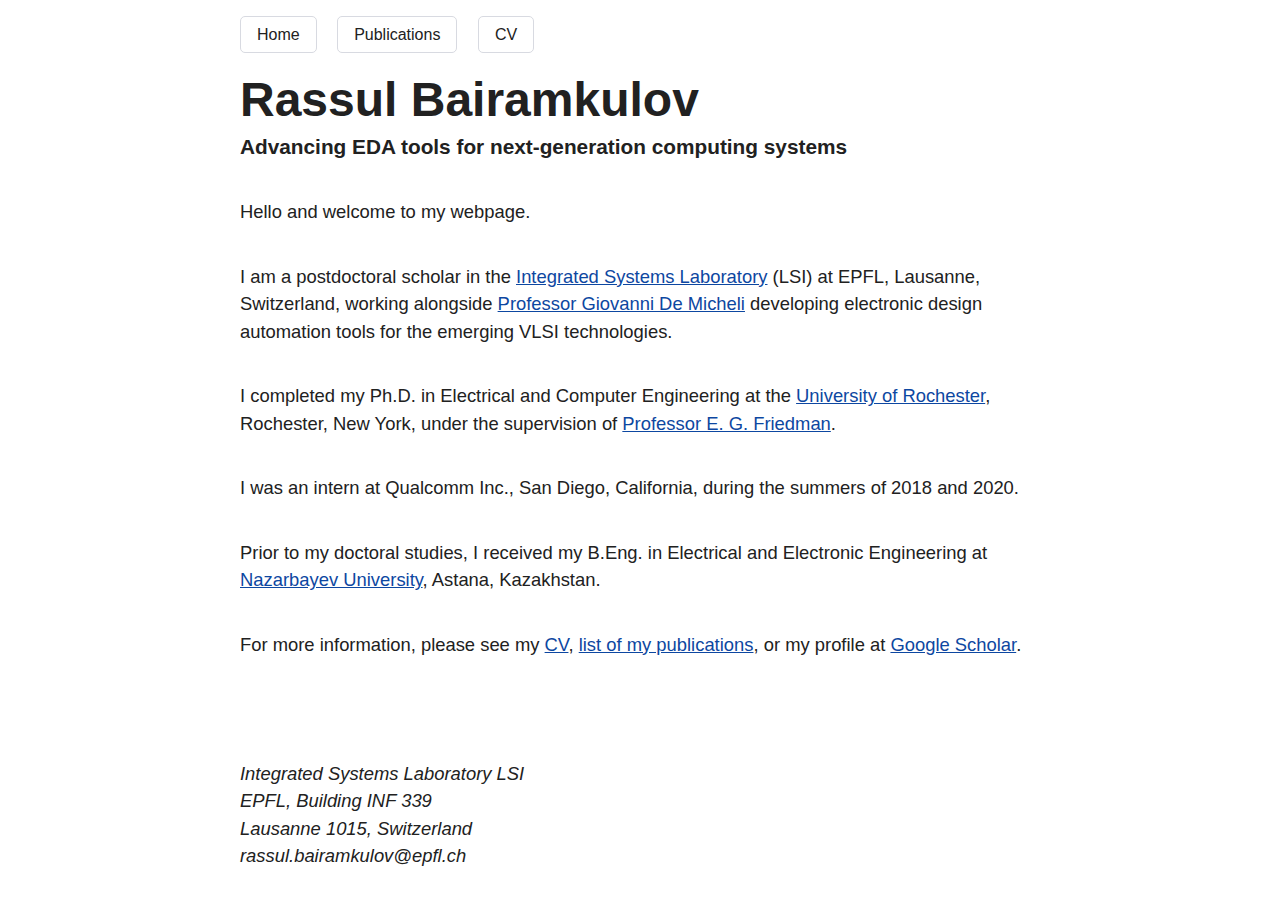
<file: index.html>
<!DOCTYPE html PUBLIC "-//W3C//DTD HTML 4.01//EN">
<html>
<head>
  <title>Rassul Bairamkulov | Homepage</title>
  <link rel="stylesheet" href="css/style.css">
  <!-- based on https://cdn.simplecss.org/simple.css -->
</head>

<nav>
  <a href="index.html">Home        </a>
  <a href="pub.html"  >Publications</a>
  <!-- <a href="CV_Main.pdf"  > CV    </a> -->
  <a href="CV_Main.html"  > CV    </a>
</nav>

<!-- Main content -->
<h1>Rassul Bairamkulov</h1>
<h3>Advancing EDA tools for next-generation computing systems</h3>

<p>Hello and welcome to my webpage.</p>

<p>I am a postdoctoral scholar in the&nbsp;<a href="https://www.epfl.ch/labs/lsi/">Integrated Systems Laboratory</a>&nbsp;(LSI) at&nbsp;EPFL, Lausanne, Switzerland, working alongside <a href="https://si2.epfl.ch/~demichel/">Professor Giovanni De Micheli</a>&nbsp;developing electronic design automation tools for the emerging VLSI technologies.&nbsp;</p>

<p>I completed my Ph.D. in Electrical and Computer Engineering at the&nbsp;<a href="https://www.hajim.rochester.edu/ece/">University of Rochester</a>, Rochester, New York, under the supervision of <a href="http://www2.ece.rochester.edu/users/friedman/">Professor E. G. Friedman</a>.</p>

<p>I was an intern at Qualcomm Inc., San Diego, California, during the summers of 2018 and 2020.</p>

<p>Prior to my doctoral studies, I received my B.Eng. in Electrical and Electronic Engineering at <a href="https://nu.edu.kz">Nazarbayev University</a>, Astana, Kazakhstan.</p>

<p>For more information, please see my <a href="CV_Main.html">CV</a>, <a href="pub.html">list of my publications</a>, or my profile at <a href="https://scholar.google.com/citations?hl=en&user=RgDE-cIAAAAJ">Google Scholar</a>.</p>

<address>
  <br><br><br>
  Integrated Systems Laboratory LSI<br>
  EPFL, Building INF 339<br>
  Lausanne 1015, Switzerland<br>
  rassul.bairamkulov@epfl.ch<br>
</address>

</p>
</body>
</html>
</file>
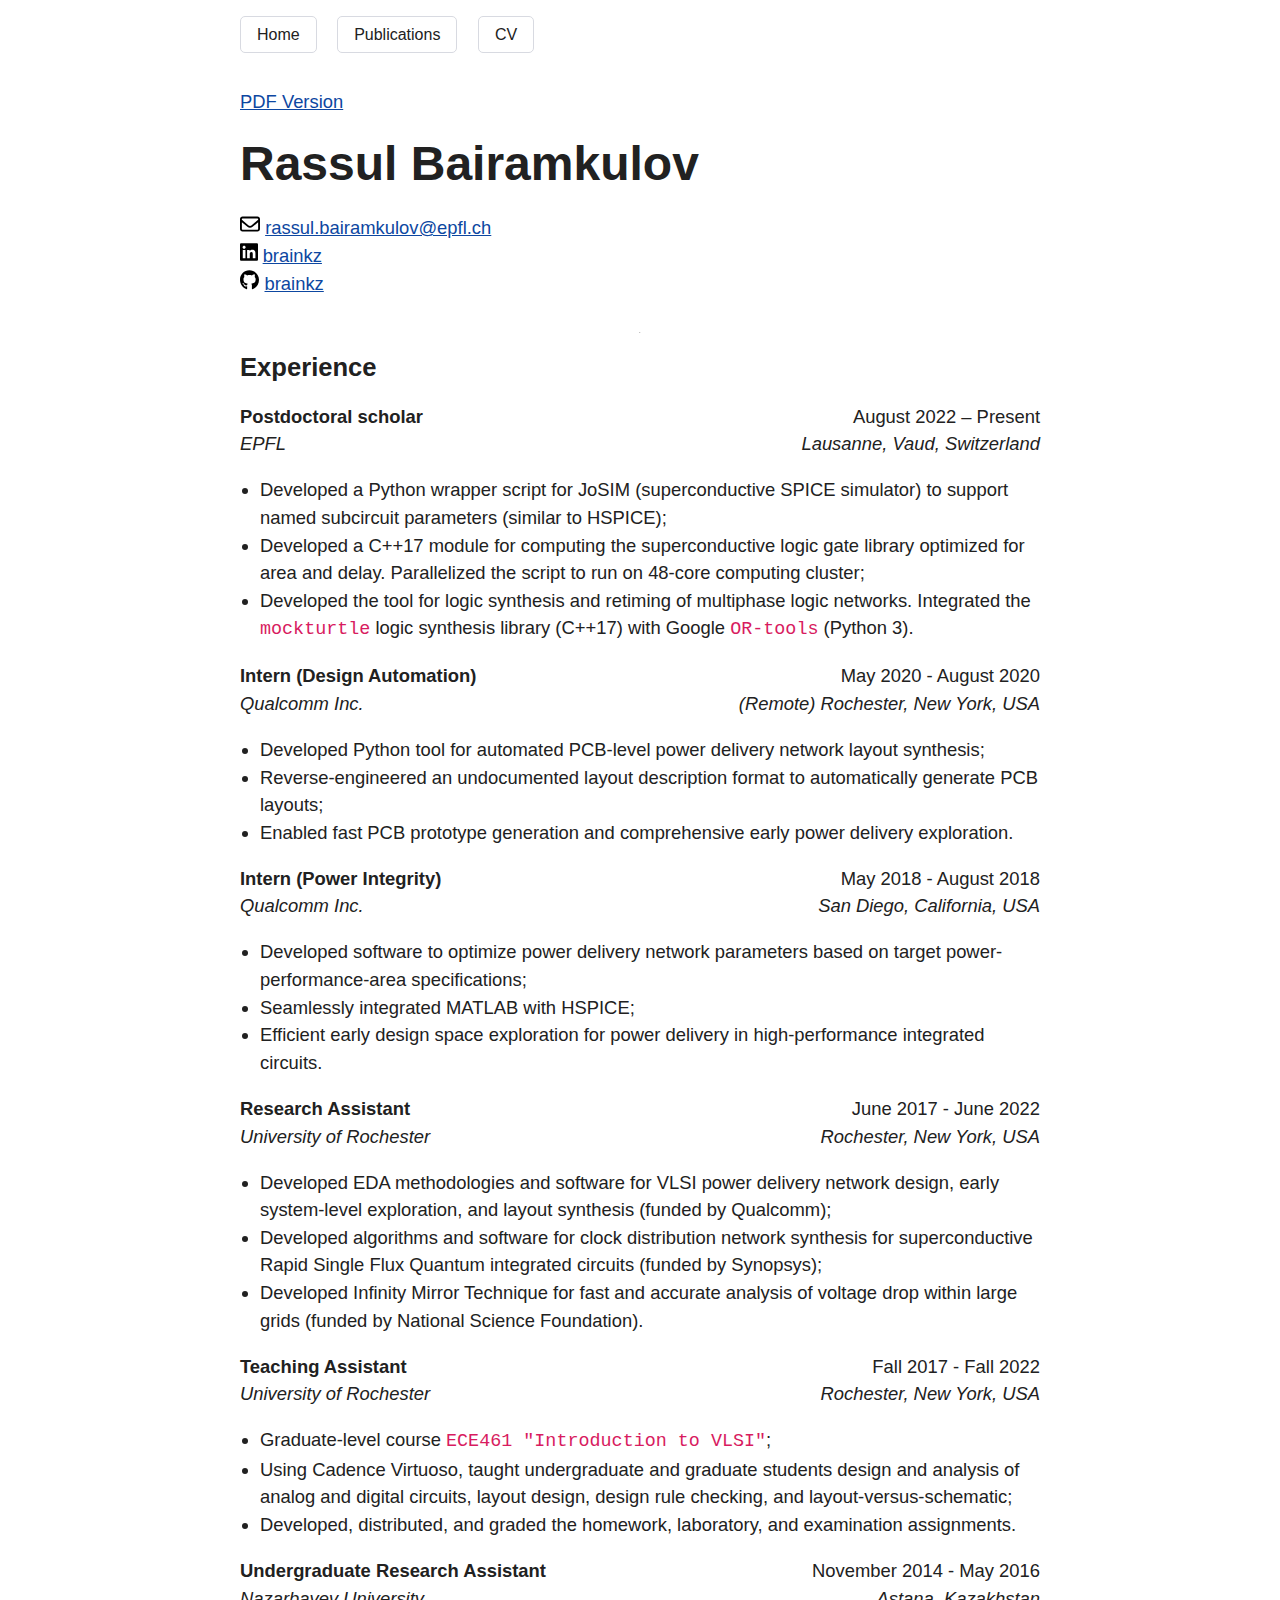
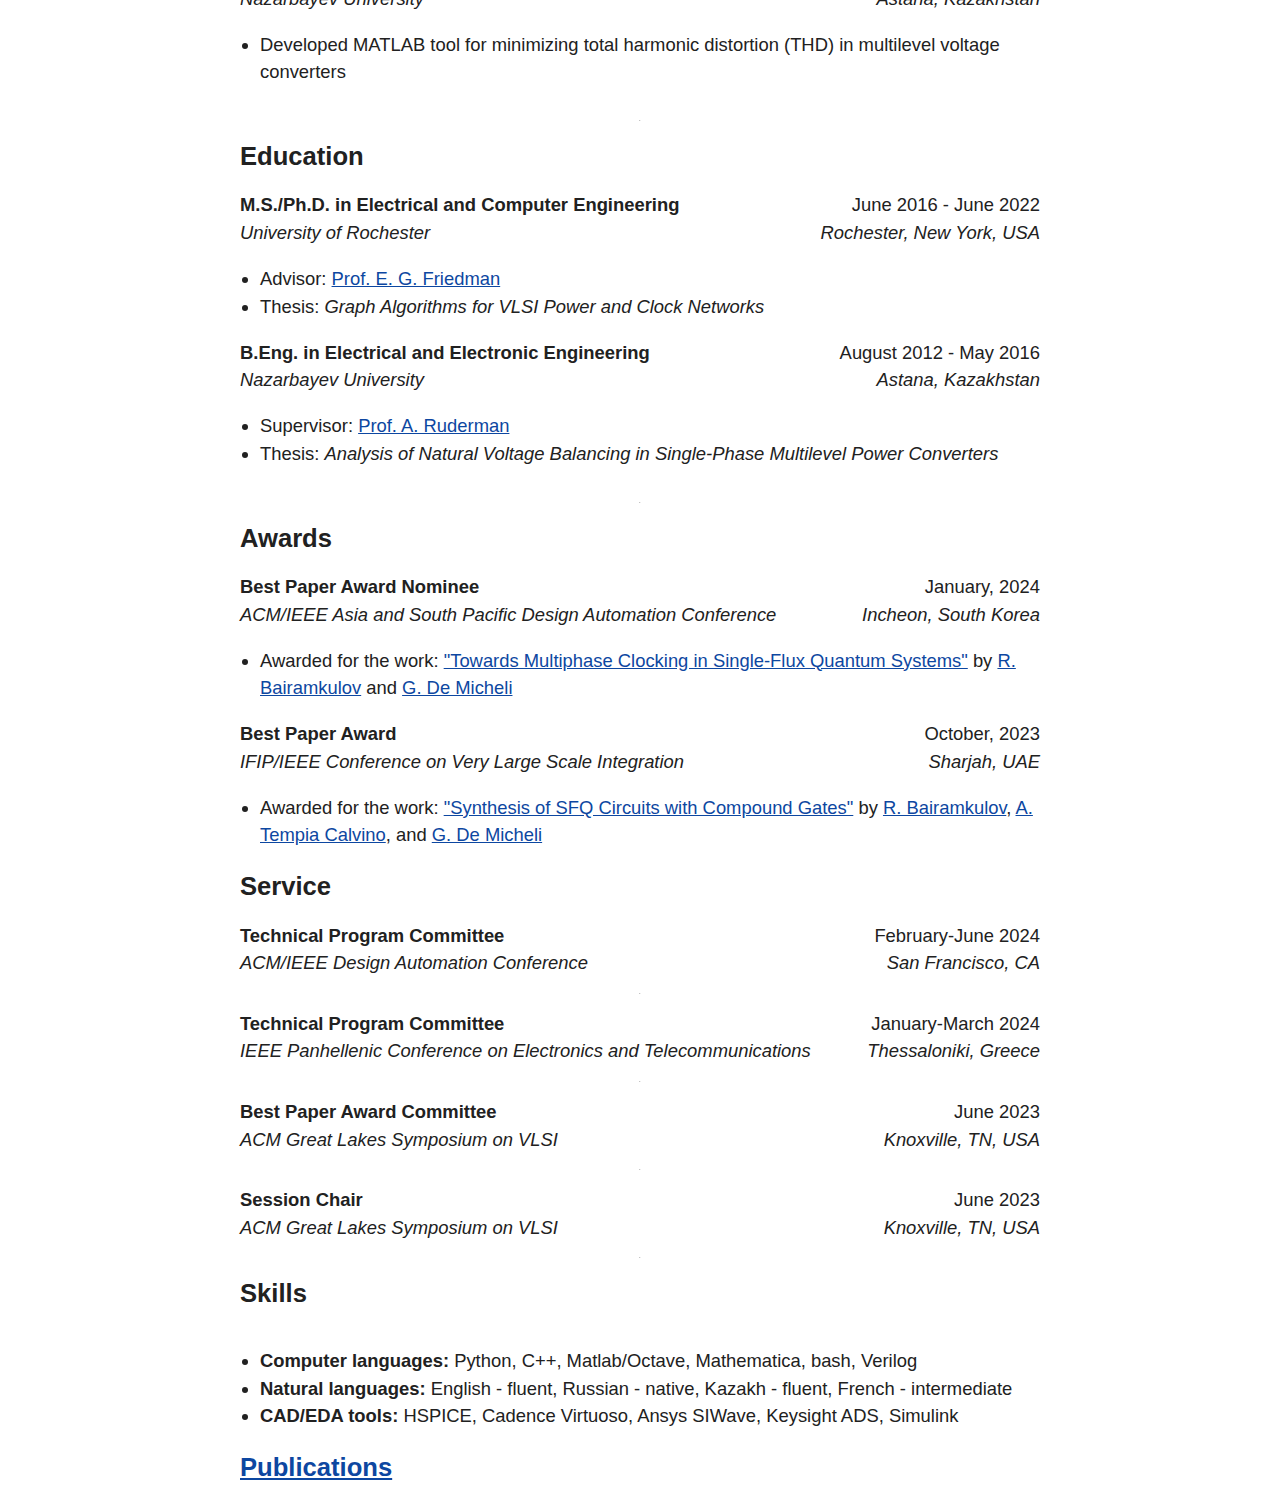
<file: CV_Main.html>
<!DOCTYPE html>
<html lang="en">
<head>
    <title>Rassul Bairamkulov | CV</title>
    <link rel="stylesheet" href="css/style.css">
</head>

<nav>
    <a href="index.html">Home        </a>
    <a href="pub.html"  >Publications</a>
    <!-- <a href="CV_Main.pdf"  > CV    </a> -->
    <a href="CV_Main.html"  > CV    </a>
  </nav>
  
<body>

<p> <a href="CV_Main.pdf"> PDF Version </a> </p>

<h1>Rassul Bairamkulov</h1>


<p>
    <img src="css/icons/envelope.svg" alt="Email" height=20pt  />
    <a href="mailto:rassul.bairamkulov@epfl.ch"> rassul.bairamkulov@epfl.ch
      </a>
<br>
      <img src="css/icons/linkedin.svg" alt="LinkedIn" height=20pt  />
    <a href="http://www.linkedin.com/in/brainkz"> brainkz
    </a>
<br>
    <img src="css/icons/github.svg" alt="GitHub" height=20pt  />
    <a href="https://github.com/brainkz"> brainkz
    </a>
</p>

<hr>
<h2>Experience</h2>

<div class="two-column">
    <div class="position">Postdoctoral scholar</div>
    <div class="time">August 2022 – Present</div>
</div>
<div class="two-column">
    <div class="company">EPFL</div>
    <div class="location">Lausanne, Vaud, Switzerland</div>
</div>

<ul>
    <li>Developed a Python wrapper script for JoSIM (superconductive SPICE simulator) to support named subcircuit parameters (similar to HSPICE);</li>
    <li>Developed a C++17 module for computing the superconductive logic gate library optimized for area and delay. Parallelized the script to run on 48-core computing cluster;</li>
    <li>Developed the tool for logic synthesis and retiming of multiphase logic networks. Integrated the <code>mockturtle</code> logic synthesis library (C++17) with Google <code>OR-tools</code> (Python&nbsp3).</li>
</ul>

<div class="two-column">
    <div class="position">Intern (Design Automation)</div>
    <div class="time">May 2020 - August 2020</div>
</div>
<div class="two-column">
    <div class="company">Qualcomm Inc.</div>
    <div class="location">(Remote) Rochester, New York, USA</div>
</div>

<ul>
    <li>Developed Python tool for automated PCB-level power delivery network layout synthesis;</li>
    <li>Reverse-engineered an undocumented layout description format to automatically generate PCB layouts;</li>
    <li>Enabled fast PCB prototype generation and comprehensive early power delivery exploration.</li>
</ul>

<div class="two-column">
    <div class="position">Intern (Power Integrity)</div>
    <div class="time">May 2018 - August 2018</div>
</div>
<div class="two-column">
    <div class="company">Qualcomm Inc.</div>
    <div class="location">San Diego, California, USA</div>
</div>

<ul>
    <li>Developed software to optimize power delivery network parameters based on target power-performance-area specifications;</li>
    <li>Seamlessly integrated MATLAB with HSPICE;</li>
    <li>Efficient early design space exploration for power delivery in high-performance integrated circuits.</li>
</ul>

<div class="two-column">
    <div class="position">Research Assistant</div>
    <div class="time">June 2017 - June 2022</div>
</div>
<div class="two-column">
    <div class="company">University of Rochester</div>
    <div class="location">Rochester, New York, USA</div>
</div>

<ul>
    <li>Developed EDA methodologies and software for VLSI power delivery network design, early system-level exploration, and layout synthesis (funded by Qualcomm);</li>
    <li>Developed algorithms and software for clock distribution network synthesis for superconductive Rapid Single Flux Quantum integrated circuits (funded by Synopsys);</li>
    <li>Developed Infinity Mirror Technique for fast and accurate analysis of voltage drop within large grids (funded by National Science Foundation).</li>
</ul>

<div class="two-column">
    <div class="position">Teaching Assistant</div>
    <div class="time">Fall 2017 - Fall 2022</div>
</div>
<div class="two-column">
    <div class="company">University of Rochester</div>
    <div class="location">Rochester, New York, USA</div>
</div>

<ul>
    <li>Graduate-level course <code>ECE461 "Introduction to VLSI"</code>;</li>
    <li>Using Cadence Virtuoso, taught undergraduate and graduate students design and analysis of analog and digital circuits, layout design, design rule checking, and layout-versus-schematic;</li>
    <li>Developed, distributed, and graded the homework, laboratory, and examination assignments.</li>
</ul>

<div class="two-column">
    <div class="position">Undergraduate Research Assistant</div>
    <div class="time">November 2014 - May 2016</div>
</div>
<div class="two-column">
    <div class="company">Nazarbayev University</div>
    <div class="location">Astana, Kazakhstan</div>
</div>

<ul>
    <li>Developed MATLAB tool for minimizing total harmonic distortion (THD) in multilevel voltage converters</li>
</ul>

<hr>

<h2>Education</h2>

<div class="two-column">
    <div class="position">M.S./Ph.D. in Electrical and Computer Engineering</div>
    <div class="time">June 2016 - June 2022</div>
</div>
<div class="two-column">
    <div class="company">University of Rochester</div>
    <div class="location">Rochester, New York, USA</div>
</div>

<ul>
    <li>Advisor: <a href="https://www.hajim.rochester.edu/ece/sites/friedman/">Prof. E. G. Friedman</a></li>
    <li>Thesis: <em>Graph Algorithms for VLSI Power and Clock Networks</em></li>
</ul>

<div class="two-column">
    <div class="position">B.Eng. in Electrical and Electronic Engineering</div>
    <div class="time">August 2012 - May 2016</div>
</div>
<div class="two-column">
    <div class="company">Nazarbayev University</div>
    <div class="location">Astana, Kazakhstan</div>
</div>

<ul>
    <li>Supervisor: <a href="https://scholar.google.com/citations?user=jG3h-dQAAAAJ&hl=en">Prof. A. Ruderman</a></li>
    <li>Thesis: <em>Analysis of Natural Voltage Balancing in Single-Phase Multilevel Power Converters</em></li>
</ul>

<hr>

<h2> Awards </h2>
<div class="two-column">
    <div class="position">Best Paper Award Nominee</div>
    <div class="time">January, 2024</div>
</div>
<div class="two-column">
    <div class="company">ACM/IEEE Asia and South Pacific Design Automation Conference</div>
    <div class="location">Incheon, South Korea</div>
</div>

<ul>
    <li>Awarded for the work: <a href="https://brainkz.github.io/papers/ASP_DAC_2024.pdf">"Towards Multiphase Clocking in Single-Flux Quantum Systems"</a> by <a href="https://brainkz.github.io">R. Bairamkulov</a> and <a href="https://si2.epfl.ch//~demichel/">G. De Micheli</a></li>
</ul>
<div class="two-column">
    <div class="position">Best Paper Award</div>
    <div class="time">October, 2023</div>
</div>
<div class="two-column">
    <div class="company">IFIP/IEEE Conference on Very Large Scale Integration</div>
    <div class="location">Sharjah, UAE</div>
</div>

<ul>
    <li>Awarded for the work: <a href="https://brainkz.github.io/papers/VLSI_SoC_2023.pdf">"Synthesis of SFQ Circuits with Compound Gates"</a> by <a href="https://brainkz.github.io">R. Bairamkulov</a>, <a href="https://aletempiac.github.io">A. Tempia Calvino</a>, and <a href="https://si2.epfl.ch//~demichel/">G. De Micheli</a></li>
</ul>

<h2> Service </h2>

<div class="two-column">
    <div class="position">Technical Program Committee</div>
    <div class="time">February-June 2024</div>
</div>
<div class="two-column">
    <div class="company">ACM/IEEE Design Automation Conference</div>
    <div class="location">San Francisco, CA</div>
</div>
<hr>
<div class="two-column">
    <div class="position">Technical Program Committee</div>
    <div class="time">January-March 2024</div>
</div>
<div class="two-column">
    <div class="company">IEEE Panhellenic Conference on Electronics and Telecommunications</div>
    <div class="location">Thessaloniki, Greece</div>
</div>
<hr>
<div class="two-column">
    <div class="position">Best Paper Award Committee</div>
    <div class="time">June 2023</div>
</div>
<div class="two-column">
    <div class="company">ACM Great Lakes Symposium on VLSI</div>
    <div class="location">Knoxville, TN, USA</div>
</div>
<hr>
<div class="two-column">
    <div class="position">Session Chair</div>
    <div class="time">June 2023</div>
</div>
<div class="two-column">
    <div class="company">ACM Great Lakes Symposium on VLSI</div>
    <div class="location">Knoxville, TN, USA</div>
</div>

<hr>

<h2>Skills</h2>
<ul>
    <li>
    <strong>Computer languages:</strong> Python, C++, Matlab/Octave, Mathematica, bash, Verilog
    </li>
    <li>
    <strong>Natural languages:</strong> English - fluent, Russian - native, Kazakh - fluent, French - intermediate
    </li>
    <li>
    <strong>CAD/EDA tools:</strong> HSPICE, Cadence Virtuoso, Ansys SIWave, Keysight ADS, Simulink
    </li>
</ul>

<h2> <a href="pub.html">Publications</a> </h2>

</body>
</html>
</file>
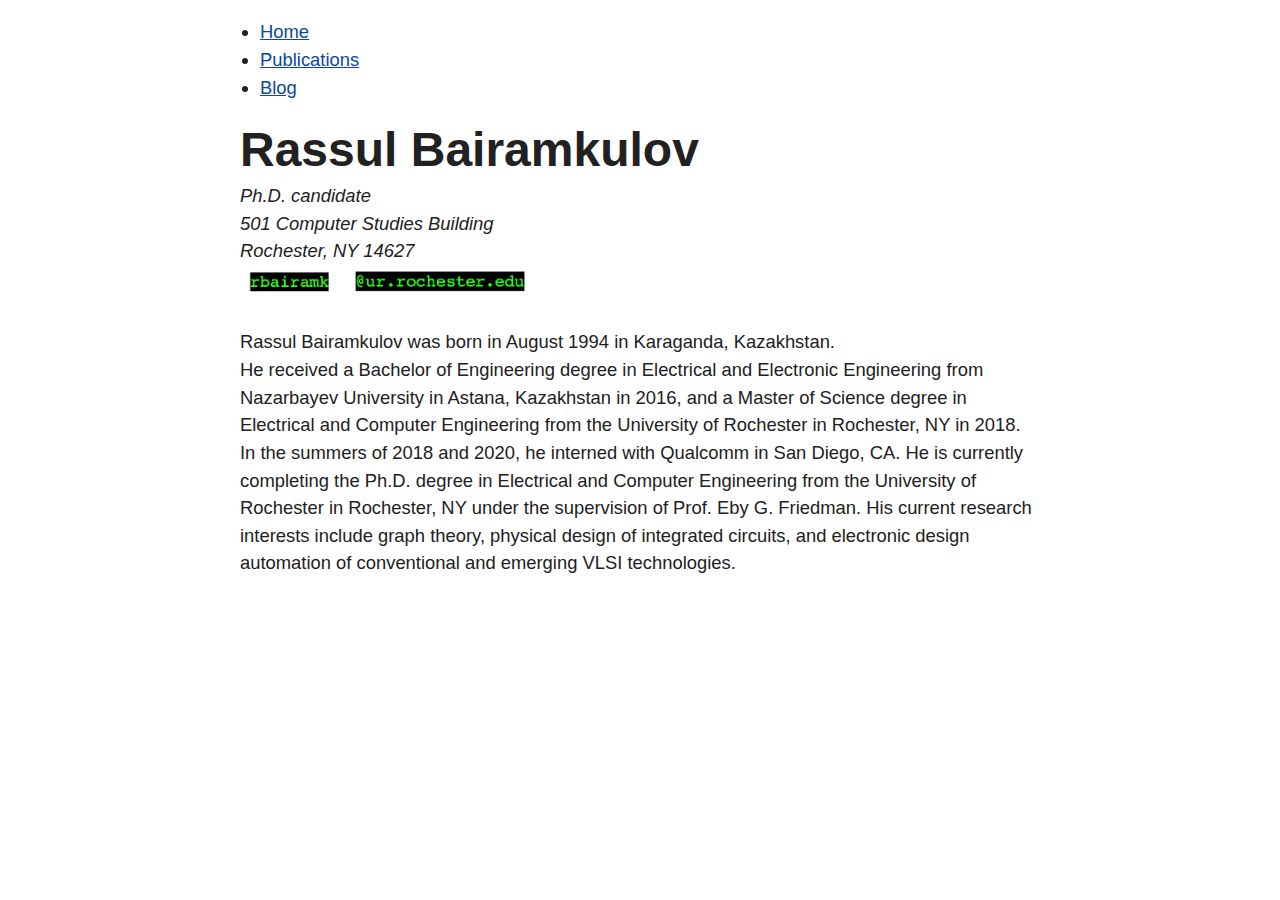
<file: index_original.html>
<!DOCTYPE html PUBLIC "-//W3C//DTD HTML 4.01//EN">
<html>
<head>
  <title>My first styled page</title>
  <link rel="stylesheet" href="css/style.css">
</head>

<body>

<!-- Site navigation menu -->
<ul class="navbar">
  <li><a href="index.html">Home        </a>
  <li><a href="pub.html"  >Publications</a>
  <li><a href="blog.html" >Blog        </a>
  <!-- <li><a href="links.html">Links</a> -->
</ul>

<!-- Main content -->
<h1>Rassul Bairamkulov</h1>
<!-- <h2>Ph.D. candidate, University of Rochester</h2> -->
<address>
  Ph.D. candidate<br>
  501 Computer Studies Building<br>
  Rochester, NY 14627<br>
  <img width="100em" src="images/part1_green.png" alt="part1">
  <img width="190em" src="images/part2_green.png" alt="part2">
  </address>

<p>Rassul Bairamkulov was born in August 1994 in Karaganda, Kazakhstan.<br>
He received a Bachelor of Engineering degree in Electrical and Electronic Engineering from Nazarbayev University in Astana, Kazakhstan in 2016, and a Master of Science degree in Electrical and Computer Engineering from the University of Rochester in Rochester, NY in 2018.
In the summers of 2018 and 2020, he interned with Qualcomm in San Diego, CA.
He is currently completing the Ph.D. degree in Electrical and Computer Engineering from the University of Rochester in Rochester, NY under the supervision of Prof. Eby G. Friedman.
His current research interests include graph theory, physical design of integrated circuits, and electronic design automation of conventional and emerging VLSI technologies.</p>

<!-- Sign and date the page, it's only polite! -->

</body>
</html>
</file>
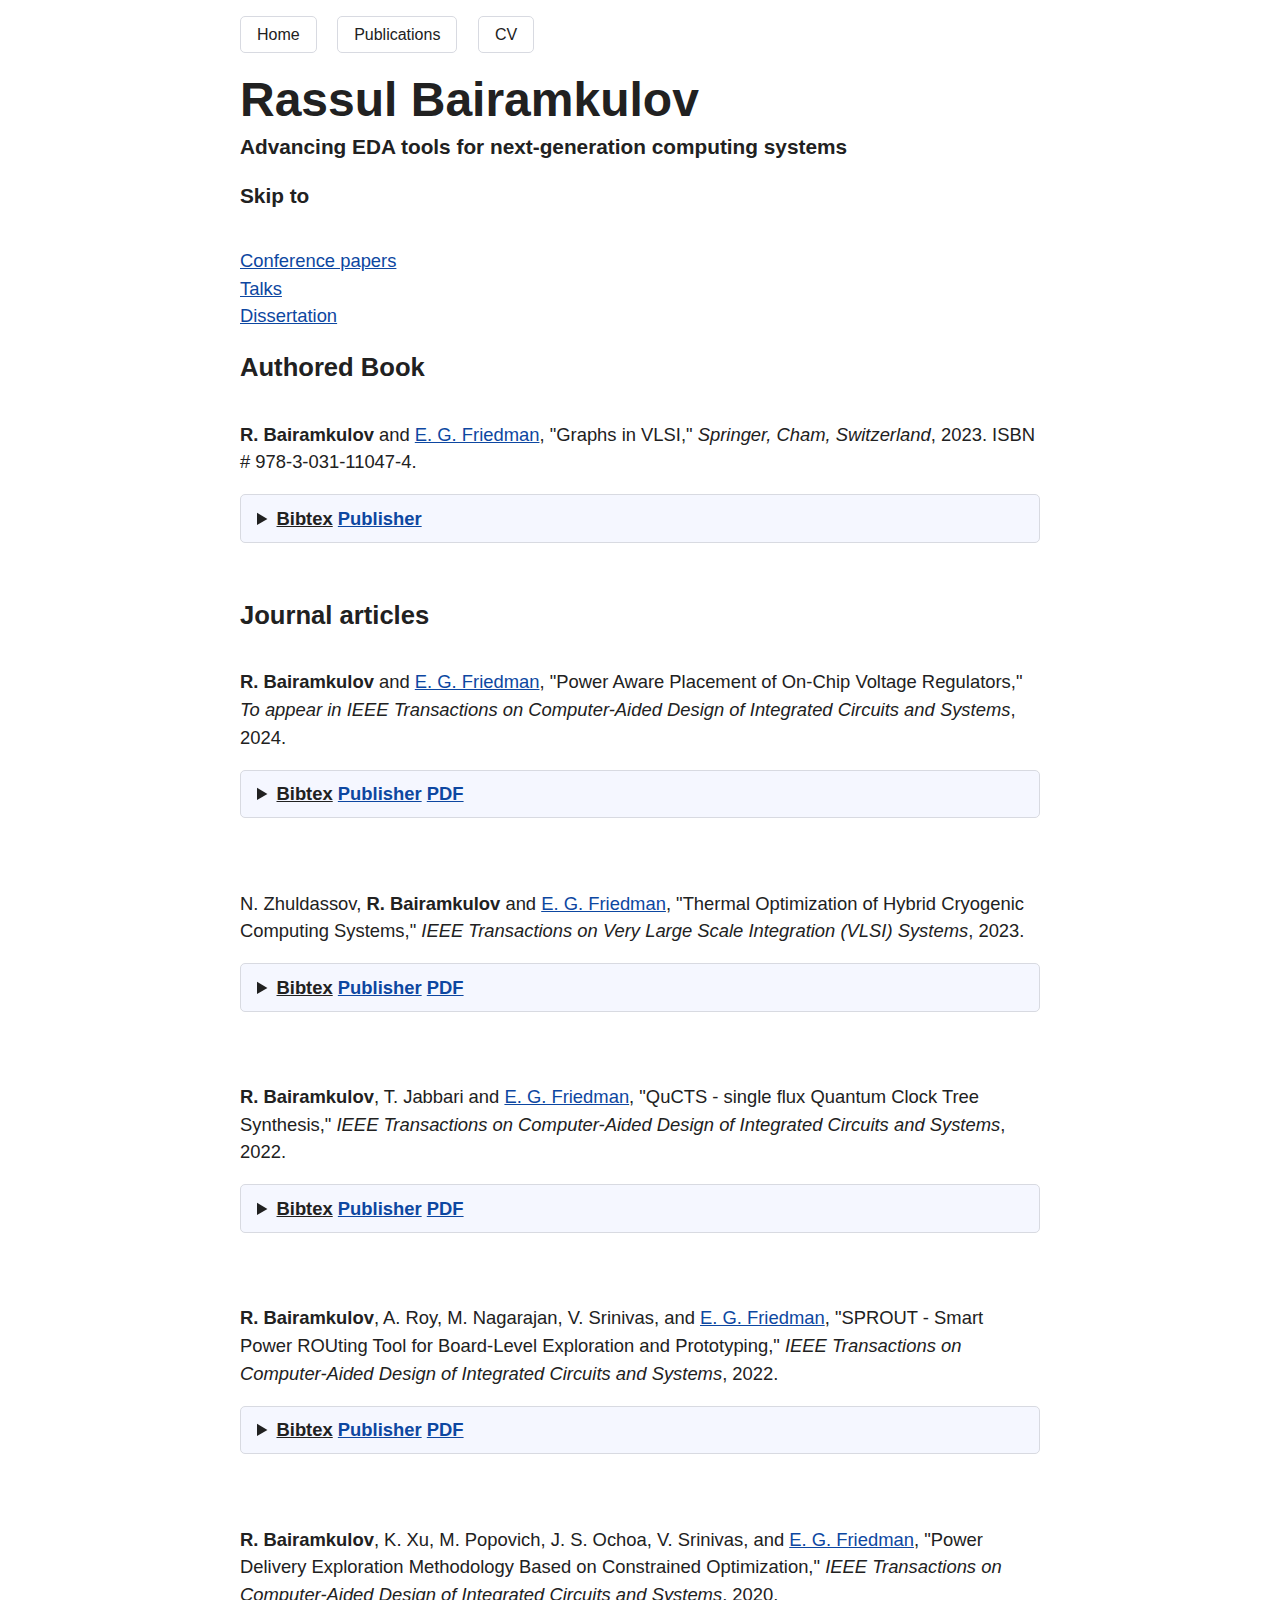
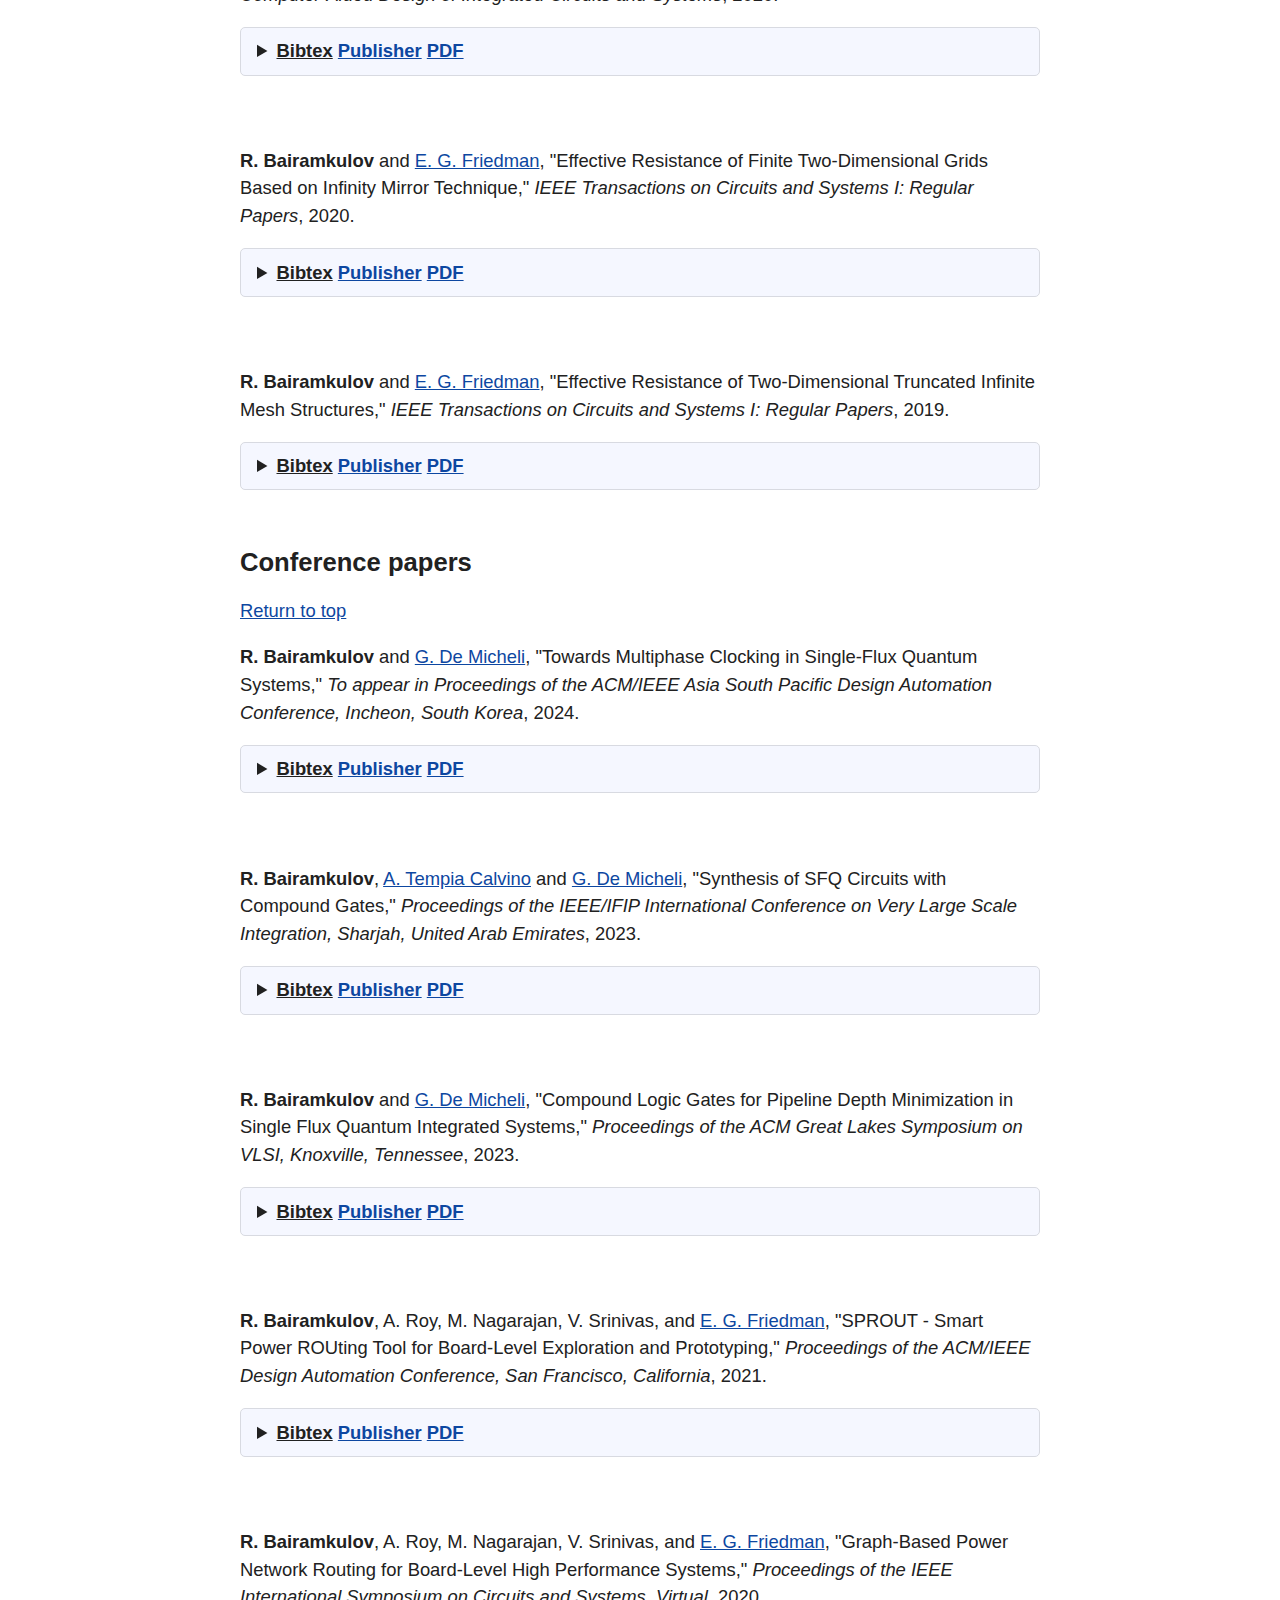
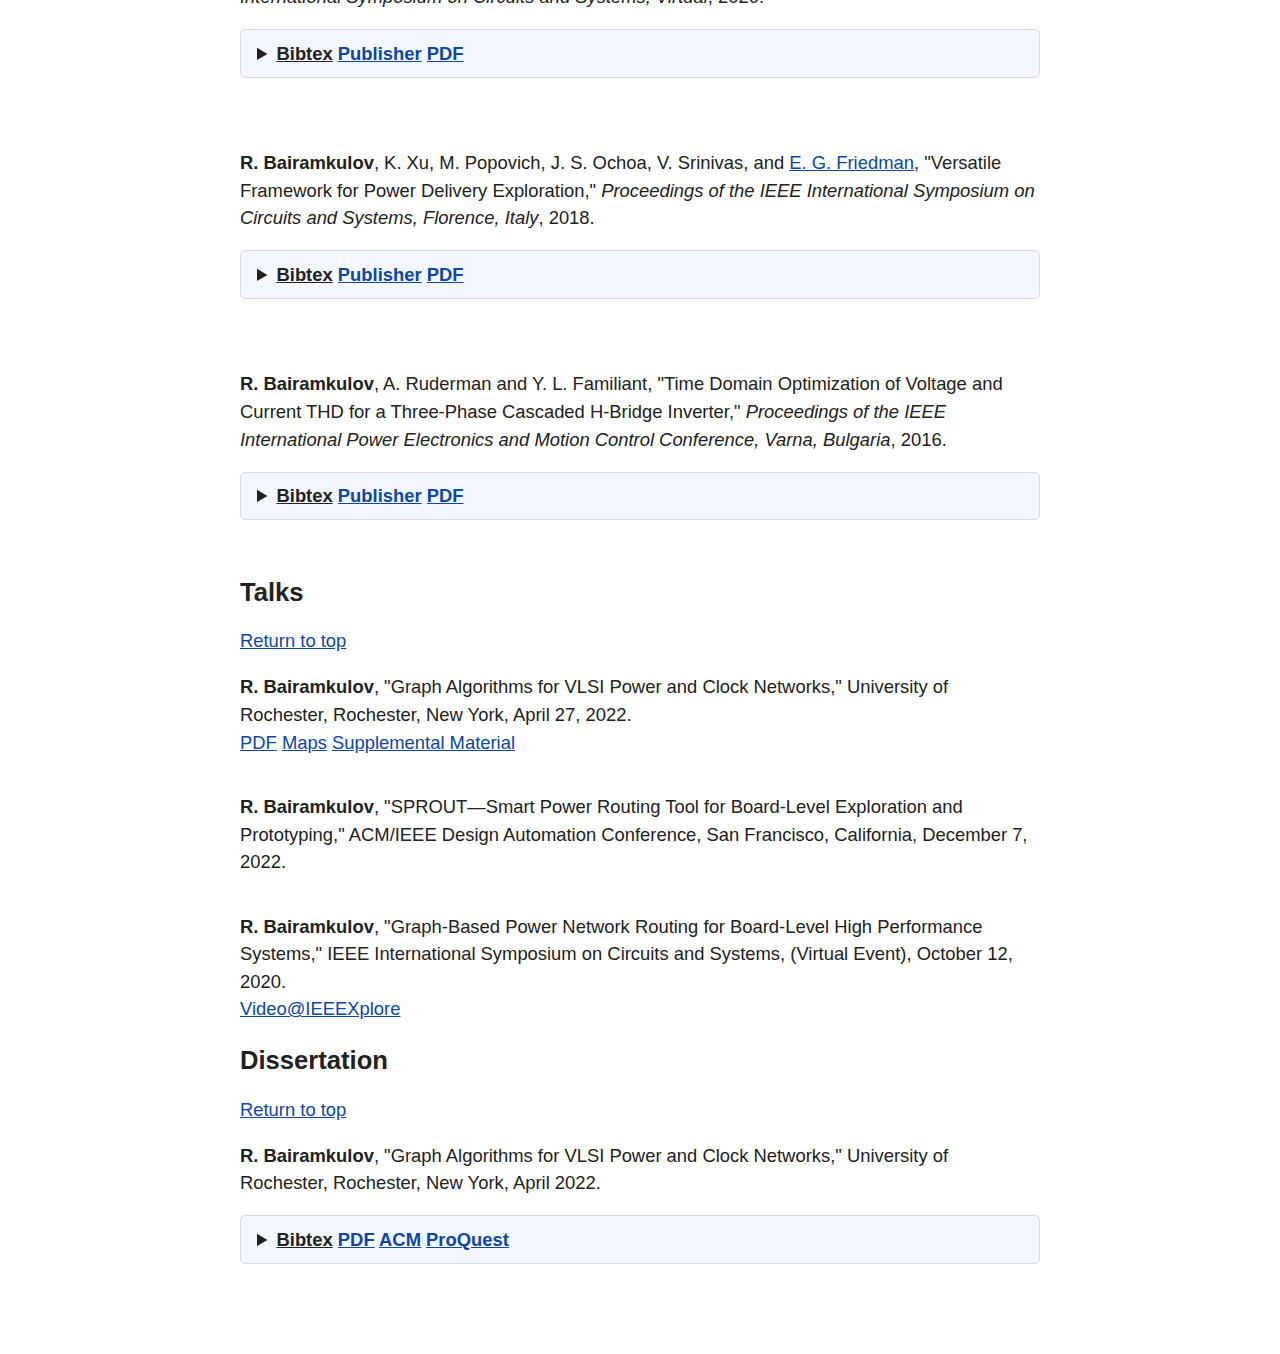
<file: pub.html>
<!DOCTYPE html PUBLIC "-//W3C//DTD HTML 4.01//EN">
<html>
<head>
  <title>Rassul Bairamkulov | Publications</title>
  <link rel="stylesheet" href="css/style.css">
  <!-- based on https://cdn.simplecss.org/simple.css -->
</head>

<nav>
  <a href="index.html">Home        </a>
  <a href="pub.html"  >Publications</a>
  <a href="Rassul_Bairamkulov_CV_202309.pdf"  > CV    </a>
</nav>

<!-- Main content -->
<h1>Rassul Bairamkulov</h1>
<h3>Advancing EDA tools for next-generation computing systems</h3>

<h3 id="up">Skip to</h3>
<p>
<a href="#conference">Conference papers</a><br>
<a href="#presentation">Talks</a><br>
<a href="#dissertation">Dissertation</a>
</p>
<h2 id="book">Authored Book</h2>
<p>
<strong>R. Bairamkulov</strong> and <a href="http://www2.ece.rochester.edu/~friedman/">E. G. Friedman</a>, "Graphs in VLSI," <i>Springer, Cham, Switzerland</i>, 2023. ISBN # 978-3-031-11047-4.
<details>
<summary>
<u>Bibtex</u> <a href="https://link.springer.com/book/10.1007/978-3-031-11047-4">Publisher</a>
</summary>
<span>@book{bairamkulov_graphs_in_vlsi_book,<br>&emsp;author = "R. Bairamkulov and E. G. Friedman",<br>&emsp;publisher = "Springer, Cham, Switzerland",<br>&emsp;title = "Graphs in VLSI",<br>&emsp;year = "2023",<br>&emsp;isbn = "978-3-031-11047-4",<br>}
</span>
</details>
</p><h2 id="journal">Journal articles</h2>
<p>
<strong>R. Bairamkulov</strong> and <a href="http://www2.ece.rochester.edu/~friedman/">E. G. Friedman</a>, "Power Aware Placement of On-Chip Voltage Regulators," <i>To appear in IEEE Transactions on Computer-Aided Design of Integrated Circuits and Systems</i>, 2024.
<details>
<summary>
<u>Bibtex</u> <a href="https://doi.org/">Publisher</a> <a href="papers/TCAD_Power_Aware.pdf">PDF</a>
</summary>
<span>@article{bairamkulov_tcad_vr_placement,<br>&emsp;author = "R. Bairamkulov and E. G. Friedman",<br>&emsp;journal = "To appear in IEEE Transactions on Computer-Aided Design of Integrated Circuits and Systems",<br>&emsp;title = "Power Aware Placement of On-Chip Voltage Regulators",<br>&emsp;year = "2024",<br>&emsp;<br>}
</span>
</details>
</p>
<p>
N. Zhuldassov, <strong>R. Bairamkulov</strong> and <a href="http://www2.ece.rochester.edu/~friedman/">E. G. Friedman</a>, "Thermal Optimization of Hybrid Cryogenic Computing Systems," <i>IEEE Transactions on Very Large Scale Integration (VLSI) Systems</i>, 2023.
<details>
<summary>
<u>Bibtex</u> <a href="https://doi.org/10.1109/TVLSI.2023.3271898">Publisher</a> <a href="papers/TVLSI_2023.pdf">PDF</a>
</summary>
<span>@article{bairamkulov_tvlsi_thermal,<br>&emsp;author = "N. Zhuldassov and R. Bairamkulov and E. G. Friedman",<br>&emsp;doi = "10.1109/TVLSI.2023.3271898",<br>&emsp;journal = "IEEE Transactions on Very Large Scale Integration (VLSI) Systems",<br>&emsp;title = "Thermal Optimization of Hybrid Cryogenic Computing Systems",<br>&emsp;year = "2023",<br>&emsp;<br>}
</span>
</details>
</p>
<p>
<strong>R. Bairamkulov</strong>, T. Jabbari and <a href="http://www2.ece.rochester.edu/~friedman/">E. G. Friedman</a>, "QuCTS - single flux Quantum Clock Tree Synthesis," <i>IEEE Transactions on Computer-Aided Design of Integrated Circuits and Systems</i>, 2022.
<details>
<summary>
<u>Bibtex</u> <a href="https://doi.org/10.1109/TCAD.2021.3123141">Publisher</a> <a href="papers/QuCTS.pdf">PDF</a>
</summary>
<span>@article{bairamkulov_tcad_qucts,<br>&emsp;author = "R. Bairamkulov and T. Jabbari and E. G. Friedman",<br>&emsp;doi = "10.1109/TCAD.2021.3123141",<br>&emsp;journal = "IEEE Transactions on Computer-Aided Design of Integrated Circuits and Systems",<br>&emsp;title = "QuCTS - single flux Quantum Clock Tree Synthesis",<br>&emsp;year = "2022",<br>&emsp;<br>}
</span>
</details>
</p>
<p>
<strong>R. Bairamkulov</strong>, A. Roy, M. Nagarajan, V. Srinivas, and <a href="http://www2.ece.rochester.edu/~friedman/">E. G. Friedman</a>, "SPROUT - Smart Power ROUting Tool for Board-Level Exploration and Prototyping," <i>IEEE Transactions on Computer-Aided Design of Integrated Circuits and Systems</i>, 2022.
<details>
<summary>
<u>Bibtex</u> <a href="https://doi.org/10.1109/TCAD.2021.3101411">Publisher</a> <a href="papers/SPROUT_TCAD.pdf">PDF</a>
</summary>
<span>@article{bairamkulov_tcad_sprout,<br>&emsp;author = "R. Bairamkulov and A. Roy and M. Nagarajan and V. Srinivas and E. G. Friedman",<br>&emsp;doi = "10.1109/TCAD.2021.3101411",<br>&emsp;journal = "IEEE Transactions on Computer-Aided Design of Integrated Circuits and Systems",<br>&emsp;title = "SPROUT - Smart Power ROUting Tool for Board-Level Exploration and Prototyping",<br>&emsp;year = "2022",<br>&emsp;<br>}
</span>
</details>
</p>
<p>
<strong>R. Bairamkulov</strong>, K. Xu, M. Popovich, J. S. Ochoa, V. Srinivas, and <a href="http://www2.ece.rochester.edu/~friedman/">E. G. Friedman</a>, "Power Delivery Exploration Methodology Based on Constrained Optimization," <i>IEEE Transactions on Computer-Aided Design of Integrated Circuits and Systems</i>, 2020.
<details>
<summary>
<u>Bibtex</u> <a href="https://doi.org/10.1109/TCAD.2019.2925397">Publisher</a> <a href="papers/TCAD_Exploration.pdf">PDF</a>
</summary>
<span>@article{bairamkulov_tcad_exploration,<br>&emsp;author = "R. Bairamkulov and K. Xu and M. Popovich and J. S. Ochoa and V. Srinivas and E. G. Friedman",<br>&emsp;doi = "10.1109/TCAD.2019.2925397",<br>&emsp;journal = "IEEE Transactions on Computer-Aided Design of Integrated Circuits and Systems",<br>&emsp;title = "Power Delivery Exploration Methodology Based on Constrained Optimization",<br>&emsp;year = "2020",<br>&emsp;<br>}
</span>
</details>
</p>
<p>
<strong>R. Bairamkulov</strong> and <a href="http://www2.ece.rochester.edu/~friedman/">E. G. Friedman</a>, "Effective Resistance of Finite Two-Dimensional Grids Based on Infinity Mirror Technique," <i>IEEE Transactions on Circuits and Systems I: Regular Papers</i>, 2020.
<details>
<summary>
<u>Bibtex</u> <a href="https://doi.org/10.1109/TCSI.2020.2985652">Publisher</a> <a href="papers/TCASI_Inf_Mirror.pdf">PDF</a>
</summary>
<span>@article{bairamkulov_mirror,<br>&emsp;author = "R. Bairamkulov and E. G. Friedman",<br>&emsp;doi = "10.1109/TCSI.2020.2985652",<br>&emsp;journal = "IEEE Transactions on Circuits and Systems I: Regular Papers",<br>&emsp;title = "Effective Resistance of Finite Two-Dimensional Grids Based on Infinity Mirror Technique",<br>&emsp;year = "2020",<br>&emsp;<br>}
</span>
</details>
</p>
<p>
<strong>R. Bairamkulov</strong> and <a href="http://www2.ece.rochester.edu/~friedman/">E. G. Friedman</a>, "Effective Resistance of Two-Dimensional Truncated Infinite Mesh Structures," <i>IEEE Transactions on Circuits and Systems I: Regular Papers</i>, 2019.
<details>
<summary>
<u>Bibtex</u> <a href="https://doi.org/10.1109/TCSI.2019.2933749">Publisher</a> <a href="papers/TCASI_Trunc.pdf">PDF</a>
</summary>
<span>@article{bairamkulov_truncated,<br>&emsp;author = "R. Bairamkulov and E. G. Friedman",<br>&emsp;doi = "10.1109/TCSI.2019.2933749",<br>&emsp;journal = "IEEE Transactions on Circuits and Systems I: Regular Papers",<br>&emsp;title = "Effective Resistance of Two-Dimensional Truncated Infinite Mesh Structures",<br>&emsp;year = "2019",<br>&emsp;<br>}
</span>
</details>
</p><h2 id="conference">Conference papers </h2><a href=#up>Return to top</a>
<p>
<strong>R. Bairamkulov</strong> and <a href="https://si2.epfl.ch/~demichel/">G. De Micheli</a>, "Towards Multiphase Clocking in Single-Flux Quantum Systems," <i>To appear in Proceedings of the ACM/IEEE Asia South Pacific Design Automation Conference, Incheon, South Korea</i>, 2024.
<details>
<summary>
<u>Bibtex</u> <a href="https://doi.org/">Publisher</a> <a href="papers/ASP_DAC_2024.pdf">PDF</a>
</summary>
<span>@inproceedings{bairamkulov_aspdac24,<br>&emsp;author = "R. Bairamkulov and G. De Micheli",<br>&emsp;booktitle = "To appear in Proceedings of the ACM/IEEE Asia South Pacific Design Automation Conference, Incheon, South Korea",<br>&emsp;title = "Towards Multiphase Clocking in Single-Flux Quantum Systems",<br>&emsp;year = "2024",<br>&emsp;<br>}
</span>
</details>
</p>
<p>
<strong>R. Bairamkulov</strong>, <a href="https://aletempiac.github.io/">A. Tempia Calvino</a> and <a href="https://si2.epfl.ch/~demichel/">G. De Micheli</a>, "Synthesis of SFQ Circuits with Compound Gates," <i>Proceedings of the IEEE/IFIP International Conference on Very Large Scale Integration, Sharjah, United Arab Emirates</i>, 2023.
<details>
<summary>
<u>Bibtex</u> <a href="https://doi.org/10.1109/VLSI-SoC57769.2023.10321853">Publisher</a> <a href="papers/VLSI_SoC_2023.pdf">PDF</a>
</summary>
<span>@inproceedings{bairamkulov_vlsisoc23,<br>&emsp;author = "R. Bairamkulov and A. Tempia Calvino and G. De Micheli",<br>&emsp;doi = "10.1109/VLSI-SoC57769.2023.10321853",<br>&emsp;booktitle = "Proceedings of the IEEE/IFIP International Conference on Very Large Scale Integration, Sharjah, United Arab Emirates",<br>&emsp;title = "Synthesis of SFQ Circuits with Compound Gates",<br>&emsp;year = "2023",<br>&emsp;<br>}
</span>
</details>
</p>
<p>
<strong>R. Bairamkulov</strong> and <a href="https://si2.epfl.ch/~demichel/">G. De Micheli</a>, "Compound Logic Gates for Pipeline Depth Minimization in Single Flux Quantum Integrated Systems," <i>Proceedings of the ACM Great Lakes Symposium on VLSI, Knoxville, Tennessee</i>, 2023.
<details>
<summary>
<u>Bibtex</u> <a href="https://doi.org/10.1145/3583781.3590287">Publisher</a> <a href="papers/RSFQ_GLSVLSI23.pdf">PDF</a>
</summary>
<span>@inproceedings{bairamkulov_glsvlsi23,<br>&emsp;author = "R. Bairamkulov and G. De Micheli",<br>&emsp;doi = "10.1145/3583781.3590287",<br>&emsp;booktitle = "Proceedings of the ACM Great Lakes Symposium on VLSI, Knoxville, Tennessee",<br>&emsp;title = "Compound Logic Gates for Pipeline Depth Minimization in Single Flux Quantum Integrated Systems",<br>&emsp;year = "2023",<br>&emsp;<br>}
</span>
</details>
</p>
<p>
<strong>R. Bairamkulov</strong>, A. Roy, M. Nagarajan, V. Srinivas, and <a href="http://www2.ece.rochester.edu/~friedman/">E. G. Friedman</a>, "SPROUT - Smart Power ROUting Tool for Board-Level Exploration and Prototyping," <i>Proceedings of the ACM/IEEE Design Automation Conference, San Francisco, California</i>, 2021.
<details>
<summary>
<u>Bibtex</u> <a href="https://doi.org/10.1109/DAC18074.2021.9586128">Publisher</a> <a href="papers/SPROUT_DAC.pdf">PDF</a>
</summary>
<span>@inproceedings{bairamkulov_dac_sprout,<br>&emsp;author = "R. Bairamkulov and A. Roy and M. Nagarajan and V. Srinivas and E. G. Friedman",<br>&emsp;doi = "10.1109/DAC18074.2021.9586128",<br>&emsp;booktitle = "Proceedings of the ACM/IEEE Design Automation Conference, San Francisco, California",<br>&emsp;title = "SPROUT - Smart Power ROUting Tool for Board-Level Exploration and Prototyping",<br>&emsp;year = "2021",<br>&emsp;<br>}
</span>
</details>
</p>
<p>
<strong>R. Bairamkulov</strong>, A. Roy, M. Nagarajan, V. Srinivas, and <a href="http://www2.ece.rochester.edu/~friedman/">E. G. Friedman</a>, "Graph-Based Power Network Routing for Board-Level High Performance Systems," <i>Proceedings of the IEEE International Symposium on Circuits and Systems, Virtual</i>, 2020.
<details>
<summary>
<u>Bibtex</u> <a href="https://doi.org/10.1109/ISCAS45731.2020.9181140">Publisher</a> <a href="papers/ISCAS_Routing.pdf">PDF</a>
</summary>
<span>@inproceedings{bairamkulov_routing,<br>&emsp;author = "R. Bairamkulov and A. Roy and M. Nagarajan and V. Srinivas and E. G. Friedman",<br>&emsp;doi = "10.1109/ISCAS45731.2020.9181140",<br>&emsp;booktitle = "Proceedings of the IEEE International Symposium on Circuits and Systems, Virtual",<br>&emsp;title = "Graph-Based Power Network Routing for Board-Level High Performance Systems",<br>&emsp;year = "2020",<br>&emsp;<br>}
</span>
</details>
</p>
<p>
<strong>R. Bairamkulov</strong>, K. Xu, M. Popovich, J. S. Ochoa, V. Srinivas, and <a href="http://www2.ece.rochester.edu/~friedman/">E. G. Friedman</a>, "Versatile Framework for Power Delivery Exploration," <i>Proceedings of the IEEE International Symposium on Circuits and Systems, Florence, Italy</i>, 2018.
<details>
<summary>
<u>Bibtex</u> <a href="https://doi.org/10.1109/ISCAS.2018.8351478">Publisher</a> <a href="papers/ISCAS_Exploration.pdf">PDF</a>
</summary>
<span>@inproceedings{bairamkulov_versatile,<br>&emsp;author = "R. Bairamkulov and K. Xu and M. Popovich and J. S. Ochoa and V. Srinivas and E. G. Friedman",<br>&emsp;doi = "10.1109/ISCAS.2018.8351478",<br>&emsp;booktitle = "Proceedings of the IEEE International Symposium on Circuits and Systems, Florence, Italy",<br>&emsp;title = "Versatile Framework for Power Delivery Exploration",<br>&emsp;year = "2018",<br>&emsp;<br>}
</span>
</details>
</p>
<p>
<strong>R. Bairamkulov</strong>, A. Ruderman and Y. L. Familiant, "Time Domain Optimization of Voltage and Current THD for a Three-Phase Cascaded H-Bridge Inverter," <i>Proceedings of the IEEE International Power Electronics and Motion Control Conference, Varna, Bulgaria</i>, 2016.
<details>
<summary>
<u>Bibtex</u> <a href="https://doi.org/10.1109/EPEPEMC.2016.7752002">Publisher</a> <a href="papers/PEMC_THD.pdf">PDF</a>
</summary>
<span>@inproceedings{bairamkulov_pemc,<br>&emsp;author = "R. Bairamkulov and A. Ruderman and Y. L. Familiant",<br>&emsp;doi = "10.1109/EPEPEMC.2016.7752002",<br>&emsp;booktitle = "Proceedings of the IEEE International Power Electronics and Motion Control Conference, Varna, Bulgaria",<br>&emsp;title = "Time Domain Optimization of Voltage and Current THD for a Three-Phase Cascaded H-Bridge Inverter",<br>&emsp;year = "2016",<br>&emsp;<br>}
</span>
</details>
</p>
<h2 id="presentation">Talks</h2><a href=#up>Return to top</a>
<p>
<strong>R. Bairamkulov</strong>, "Graph Algorithms for VLSI Power and Clock Networks," University of Rochester, Rochester, New York, April 27, 2022.<br>
<a href="talks/Defense.pdf">PDF</a> <a href="talks/maps.pptx">Maps</a> <a href="talks/Defense_Supplemental.zip">Supplemental Material</a>
</p>
<p>
<strong>R. Bairamkulov</strong>, "SPROUT—Smart Power Routing Tool for Board-Level Exploration and Prototyping," ACM/IEEE Design Automation Conference, San Francisco, California, December 7, 2022.<br>
</p>
<p>
<strong>R. Bairamkulov</strong>, "Graph-Based Power Network Routing for Board-Level High Performance Systems," IEEE International Symposium on Circuits and Systems, (Virtual Event), October 12, 2020.<br>
<a href="https://doi.org/10.1109/ISCAS45731.2020.9181140">Video@IEEEXplore</a>
</p>

<h2 id="dissertation">Dissertation</h2><a href=#up>Return to top</a>
<p>
<strong>R. Bairamkulov</strong>, "Graph Algorithms for VLSI Power and Clock Networks," University of Rochester, Rochester, New York, April 2022.
<details>
<summary>
<u>Bibtex</u>
<a href="papers/Thesis_PQ.pdf">PDF</a>
<a href="https://dl.acm.org/doi/book/10.5555/AAI29259269">ACM</a>
<a href="https://www.proquest.com/docview/2708414430?parentSessionId=kJ3vHKHHaTgHThkZUqwg3O96bNcasUUodmcR5E2mK38%3D">ProQuest</a>
</summary>
<span>@phdthesis{bairamkulov_2022_thesis,<br>&emsp;author = "R. Bairamkulov",<br>&emsp;title = "Graph Algorithms for VLSI Power and Clock Networks",<br>&emsp;school = "University of Rochester",<br>&emsp;year = "2022",<br>}
</span>
</details>
</p>

</p>
</body>
</html>
</file>
<file: css/style.css>
/* Global variables. */
:root {
  /* Set sans-serif & mono fonts */
  --sans-font: -apple-system, BlinkMacSystemFont, "Avenir Next", Avenir,
    "Nimbus Sans L", Roboto, Noto, "Segoe UI", Arial, Helvetica,
    "Helvetica Neue", sans-serif;
  --mono-font: Consolas, Menlo, Monaco, "Andale Mono", "Ubuntu Mono", monospace;

  /* Default (light) theme */
  --bg: #fff;
  --accent-bg: #f5f7ff;
  --text: #212121;
  --text-light: #585858;
  --border: #d8dae1;
  --accent: #0d47a1;
  --code: #d81b60;
  --preformatted: #444;
  --marked: #ffdd33;
  --disabled: #efefef;
}

/* Dark theme */
@media (prefers-color-scheme: dark) {
  :root {
    --bg: #212121;
    --accent-bg: #2b2b2b;
    --text: #dcdcdc;
    --text-light: #ababab;
    --border: #666;
    --accent: #ffb300;
    --code: #f06292;
    --preformatted: #ccc;
    --disabled: #111;
  }
  /* Add a bit of transparancy so light media isn't so glaring in dark mode */
  img,
  video {
    opacity: 0.8;
  }
}

html {
  /* Set the font globally */
  font-family: var(--sans-font);
  scroll-behavior: smooth;
}

/* Make the body a nice central block */
body {
  color: var(--text);
  background: var(--bg);
  font-size: 1.15rem;
  line-height: 1.5;
  display: grid;
  grid-template-columns:
    1fr min(50rem, 90%) 1fr;
  margin: 0;
}

body>* {
  grid-column: 2;
}

/* Make the header bg full width, but the content inline with body */
body > header {
  background: var(--accent-bg);
  border-bottom: 1px solid var(--border);
  text-align: center;
  padding: 0 0.5rem 0.5rem 0.5rem;
  grid-column: 1 / -1;
  box-sizing: border-box;
}

body > header h1 {
  max-width: 1200px;
  margin: 1rem auto;
}

body > header p {
  max-width: 40rem;
  margin: 1rem auto;
}

/* Add a little padding to ensure spacing is correct between content and nav */
main {
  padding-top: 1.5rem;
}

body > footer {
  margin-top: 4rem;
  padding: 2rem 1rem 1.5rem 1rem;
  color: var(--text-light);
  font-size: 0.9rem;
  text-align: center;
  border-top: 1px solid var(--border);
}

/* Format headers */
h1 {
  font-size: 3rem;
  margin-top: 0.3rem;
  margin-bottom: 0.3rem;
}

h2 {
  font-size: 1.6rem;
  margin-top: 0.3rem;
}

h3 {
  font-size: 1.3rem;
  margin-top: 0.3rem;
}

h4 {
  font-size: 1.1rem;
}

h5 {
  font-size: 1.1rem;
}

h6 {
  font-size: 0.96rem;
}

/* Fix line height when title wraps */
h1,
h2,
h3 {
  line-height: 1.1;
}

/* Reduce header size on mobile */
@media only screen and (max-width: 720px) {
  h1 {
    font-size: 2.5rem;
  }

  h2 {
    font-size: 2.1rem;
  }

  h3 {
    font-size: 1.75rem;
  }

  h4 {
    font-size: 1.25rem;
  }
}

/* Format links & buttons */
a,
a:visited {
  color: var(--accent);
}

a:hover {
  text-decoration: none;
}

button,
[role="button"],
input[type="submit"],
input[type="reset"],
input[type="button"] {
  border: none;
  border-radius: 5px;
  background: var(--accent);
  font-size: 1rem;
  color: var(--bg);
  padding: 0.7rem 0.9rem;
  margin: 0.5rem 0;
}

button[disabled],
[role="button"][aria-disabled="true"],
input[type="submit"][disabled],
input[type="reset"][disabled],
input[type="button"][disabled],
input[type="checkbox"][disabled],
input[type="radio"][disabled],
select[disabled] {
  opacity: 0.5;
  cursor: not-allowed;
}

input:disabled,
textarea:disabled,
select:disabled {
  cursor: not-allowed;
  background-color: var(--disabled);
}

input[type="range"] {
  padding: 0;
}

/* Set the cursor to '?' while hovering over an abbreviation */
abbr {
  cursor: help;
}

button:focus,
button:enabled:hover,
[role="button"]:focus,
[role="button"]:not([aria-disabled="true"]):hover,
input[type="submit"]:focus,
input[type="submit"]:enabled:hover,
input[type="reset"]:focus,
input[type="reset"]:enabled:hover,
input[type="button"]:focus,
input[type="button"]:enabled:hover {
  filter: brightness(1.4);
  cursor: pointer;
}

/* Format navigation */
nav {
  font-size: 1rem;
  line-height: 2;
  padding: 1rem 0 0 0;
}

/* Use flexbox to allow items to wrap, as needed */
nav ul,
nav ol {
  align-content:   space-around;
  align-items:     center;
  display:         flex;
  flex-direction:  row;
  justify-content: center;
  list-style-type: none;
  margin:          0;
  padding:         0;
}

/* List items are inline elements, make them behave more like blocks */
nav ul li,
nav ol li {
  display: inline-block;
}

nav a,
nav a:visited {
  margin: 0 1rem 1rem 0;
  border: 1px solid var(--border);
  border-radius: 5px;
  color: var(--text);
  display: inline-block;
  padding: 0.1rem 1rem;
  text-decoration: none;
}

nav a:hover {
  color: var(--accent);
  border-color: var(--accent);
}

nav a:last-child {
  margin-right: 0;
}

/* Reduce nav side on mobile */
@media only screen and (max-width: 720px) {
  nav a {
    border: none;
    padding: 0;
    color: var(--accent);
    text-decoration: underline;
    line-height: 1;
  }
}

/* Format the expanding box */
details {
  background: var(--accent-bg);
  border: 1px solid var(--border);
  border-radius: 5px;
  margin-bottom: 1rem;
}

summary {
  cursor: pointer;
  font-weight: bold;
  padding: 0.6rem 1rem;
}

details[open] {
  padding: 0.6rem 1rem 0.75rem 1rem;
}

details[open] summary + * {
  margin-top: 0;
}

details[open] summary {
  margin-bottom: 0.5rem;
  padding: 0;
}

details[open] > *:last-child {
  margin-bottom: 0;
}

/* Format tables */
table {
  border-collapse: collapse;
  display: block;
  margin: 1.5rem 0;
  overflow: auto;
  width: 100%;
}

td,
th {
  border: 1px solid var(--border);
  text-align: left;
  padding: 0.5rem;
}

th {
  background: var(--accent-bg);
  font-weight: bold;
}

tr:nth-child(even) {
  /* Set every other cell slightly darker. Improves readability. */
  background: var(--accent-bg);
}

table caption {
  font-weight: bold;
  margin-bottom: 0.5rem;
}

/* Format forms */
textarea,
select,
input {
  font-size: inherit;
  font-family: inherit;
  padding: 0.5rem;
  margin-bottom: 0.5rem;
  color: var(--text);
  background: var(--bg);
  border: 1px solid var(--border);
  border-radius: 5px;
  box-shadow: none;
  box-sizing: border-box;
  width: 60%;
  -moz-appearance: none;
  -webkit-appearance: none;
  appearance: none;
}

/* Add arrow to drop-down */
select {
  background-image: linear-gradient(45deg, transparent 49%, var(--text) 51%),
    linear-gradient(135deg, var(--text) 51%, transparent 49%);
  background-position: calc(100% - 20px), calc(100% - 15px);
  background-size: 5px 5px, 5px 5px;
  background-repeat: no-repeat;
}

select[multiple] {
  background-image: none !important;
}

/* checkbox and radio button style */
input[type="checkbox"],
input[type="radio"] {
  vertical-align: bottom;
  position: relative;
}

input[type="radio"] {
  border-radius: 100%;
}

input[type="checkbox"]:checked,
input[type="radio"]:checked {
  background: var(--accent);
}

input[type="checkbox"]:checked::after {
  /* Creates a rectangle with colored right and bottom borders which is rotated to look like a check mark */
  content: " ";
  width: 0.1em;
  height: 0.25em;
  border-radius: 0;
  position: absolute;
  top: 0.05em;
  left: 0.18em;
  background: transparent;
  border-right: solid var(--bg) 0.08em;
  border-bottom: solid var(--bg) 0.08em;
  font-size: 1.8em;
  transform: rotate(45deg);
}
input[type="radio"]:checked::after {
  /* creates a colored circle for the checked radio button  */
  content: " ";
  width: 0.25em;
  height: 0.25em;
  border-radius: 100%;
  position: absolute;
  top: 0.125em;
  background: var(--bg);
  left: 0.125em;
  font-size: 32px;
}

/* Make the textarea wider than other inputs */
textarea {
  width: 80%;
}

/* Makes input fields wider on smaller screens */
@media only screen and (max-width: 720px) {
  textarea,
  select,
  input {
    width: 100%;
  }
}

/* Ensures the checkbox and radio inputs do not have a set width like other input fields */
input[type="checkbox"],
input[type="radio"] {
  width: auto;
}

/* do not show border around file selector button */
input[type="file"] {
  border: 0;
}

/* Misc body elements */
hr {
  /* color: var(--border); */
  color: #000000;
  border-top: 0px;
  margin: 1rem auto;
}

mark {
  padding: 2px 5px;
  border-radius: 4px;
  background: var(--marked);
}

main img,
main video {
  max-width: 100%;
  height: auto;
  border-radius: 5px;
}

figure {
  margin: 0;
  text-align: center;
}

figcaption {
  font-size: 0.9rem;
  color: var(--text-light);
  margin-bottom: 1rem;
}

blockquote {
  margin: 2rem 0 2rem 2rem;
  padding: 0.4rem 0.8rem;
  border-left: 0.35rem solid var(--accent);
  color: var(--text-light);
  font-style: italic;
}

cite {
  font-size: 0.9rem;
  color: var(--text-light);
  font-style: normal;
}

/* Use mono font for code elements */
code,
pre,
pre span,
kbd,
samp {
  font-family: var(--mono-font);
  color: var(--code);
}

kbd {
  color: var(--preformatted);
  border: 1px solid var(--preformatted);
  border-bottom: 3px solid var(--preformatted);
  border-radius: 5px;
  padding: 0.1rem 0.4rem;
}

pre {
  padding: 1rem 1.4rem;
  max-width: 100%;
  overflow: auto;
  color: var(--preformatted);
  background: var(--accent-bg);
  border: 1px solid var(--border);
  border-radius: 5px;
}

/* Fix embedded code within pre */
pre code {
  color: var(--preformatted);
  background: none;
  margin: 0;
  padding: 0;
}

.two-column {
  display: flex;
  justify-content: space-between;
}

.position {
  text-align: left;
  font-weight: bold;
}
.time {
  text-align: right;
}
.company {
  text-align: left;
  font-style: italic;
}
.location {
  text-align: right;
  font-style: italic;
}

ul {
  /* list-style-position: inside; */
  padding-left: 15pt;
}

.icon {
  height: 1em;
  vertical-align: middle;
}
</file>
